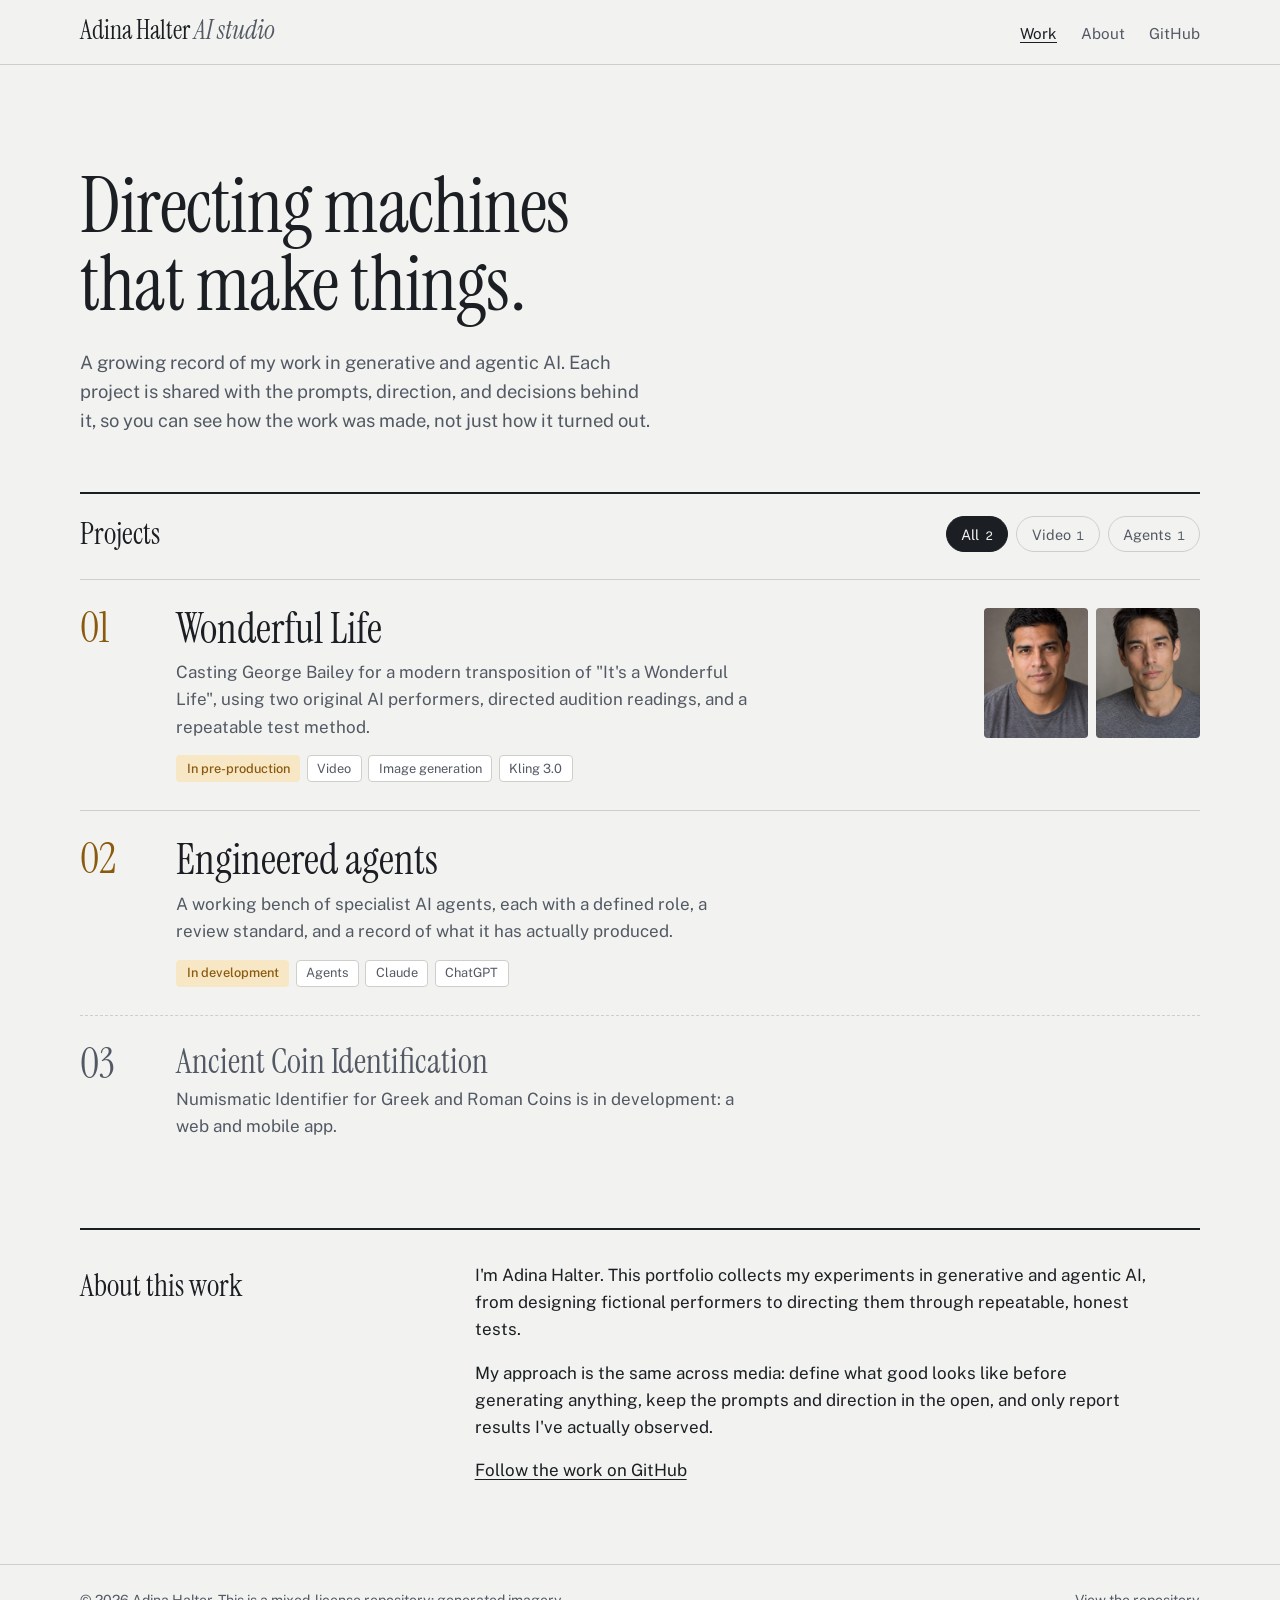
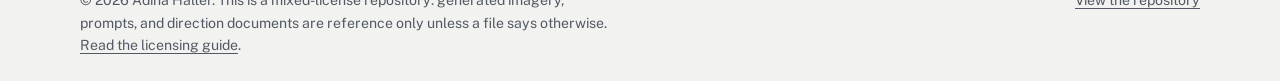
<file: index.html>
<!DOCTYPE html>
<html lang="en">
<head>
<meta charset="utf-8">
<meta name="viewport" content="width=device-width, initial-scale=1, viewport-fit=cover">
<title>Adina Halter — Generative and agentic AI</title>
<meta name="description" content="A growing portfolio of generative and agentic AI work by Adina Halter, shared with the prompts, direction, and decisions behind each project.">
<meta name="color-scheme" content="light dark">
<link rel="icon" href="favicon.ico" sizes="32x32">
<link rel="icon" href="favicon.svg" type="image/svg+xml">
<link rel="apple-touch-icon" href="apple-touch-icon.png">
<link rel="preload" href="fonts/public-sans-latin-wght-normal.woff2" as="font" type="font/woff2" crossorigin>
<link rel="preload" href="fonts/instrument-serif-latin-400-normal.woff2" as="font" type="font/woff2" crossorigin>
<link rel="stylesheet" href="css/styles.css">
<script src="js/main.js" defer></script>
</head>
<body>
<a class="skip" href="#main">Skip to content</a>
<header class="masthead">
  <div class="wrap">
    <a class="brand" href="#/">Adina Halter <span>AI studio</span></a>
    <nav aria-label="Primary">
      <a href="#/" data-nav="work">Work</a>
      <a href="#/about" data-nav="about">About</a>
      <a href="https://github.com/haltersweb/generative-agentic-ai">GitHub</a>
    </nav>
  </div>
</header>

<main id="main" tabindex="-1"></main>
<p class="sr-only" aria-live="polite" id="filter-status"></p>

<footer>
  <div class="wrap">
    <p>&copy; <span id="year">2026</span> Adina Halter. This is a mixed-license repository: generated imagery, prompts, and direction documents are reference only unless a file says otherwise. <a href="https://github.com/haltersweb/generative-agentic-ai/blob/master/README-LICENSING-SECTION.md">Read the licensing guide</a>.</p>
    <p><a href="https://github.com/haltersweb/generative-agentic-ai">View the repository</a></p>
  </div>
</footer>

<dialog id="lightbox" aria-labelledby="lb-title">
  <button class="lb-close" id="lb-close" aria-label="Close">&times;</button>
  <div class="lb">
    <div class="lb-img" id="lb-img"></div>
    <div class="lb-body">
      <h2 id="lb-title"></h2>
      <p id="lb-desc"></p>
      <h3>Image prompt, condensed</h3>
      <p id="lb-prompt"></p>
      <h3>Status</h3>
      <p id="lb-status"></p>
    </div>
  </div>
</dialog>

</body>
</html>
</file>
<file: css/styles.css>
/* Self-hosted fonts (SIL OFL 1.1, licences in /fonts). Latin covers all current
   content; Latin Extended downloads only if a page uses one of its characters.
   Public Sans is one variable file serving the 400, 500 and 600 weights. */
@font-face {
  font-family: "Instrument Serif";
  font-style: normal;
  font-weight: 400;
  font-display: swap;
  src: url("../fonts/instrument-serif-latin-400-normal.woff2") format("woff2");
  unicode-range: U+0000-00FF, U+0131, U+0152-0153, U+02BB-02BC, U+02C6, U+02DA, U+02DC, U+0304, U+0308, U+0329, U+2000-206F, U+20AC, U+2122, U+2191, U+2193, U+2212, U+2215, U+FEFF, U+FFFD;
}
@font-face {
  font-family: "Instrument Serif";
  font-style: normal;
  font-weight: 400;
  font-display: swap;
  src: url("../fonts/instrument-serif-latin-ext-400-normal.woff2") format("woff2");
  unicode-range: U+0100-02BA, U+02BD-02C5, U+02C7-02CC, U+02CE-02D7, U+02DD-02FF, U+0304, U+0308, U+0329, U+1D00-1DBF, U+1E00-1E9F, U+1EF2-1EFF, U+2020, U+20A0-20AB, U+20AD-20C0, U+2113, U+2C60-2C7F, U+A720-A7FF;
}
@font-face {
  font-family: "Instrument Serif";
  font-style: italic;
  font-weight: 400;
  font-display: swap;
  src: url("../fonts/instrument-serif-latin-400-italic.woff2") format("woff2");
  unicode-range: U+0000-00FF, U+0131, U+0152-0153, U+02BB-02BC, U+02C6, U+02DA, U+02DC, U+0304, U+0308, U+0329, U+2000-206F, U+20AC, U+2122, U+2191, U+2193, U+2212, U+2215, U+FEFF, U+FFFD;
}
@font-face {
  font-family: "Instrument Serif";
  font-style: italic;
  font-weight: 400;
  font-display: swap;
  src: url("../fonts/instrument-serif-latin-ext-400-italic.woff2") format("woff2");
  unicode-range: U+0100-02BA, U+02BD-02C5, U+02C7-02CC, U+02CE-02D7, U+02DD-02FF, U+0304, U+0308, U+0329, U+1D00-1DBF, U+1E00-1E9F, U+1EF2-1EFF, U+2020, U+20A0-20AB, U+20AD-20C0, U+2113, U+2C60-2C7F, U+A720-A7FF;
}
@font-face {
  font-family: "Public Sans";
  font-style: normal;
  font-weight: 100 900;
  font-display: swap;
  src: url("../fonts/public-sans-latin-wght-normal.woff2") format("woff2");
  unicode-range: U+0000-00FF, U+0131, U+0152-0153, U+02BB-02BC, U+02C6, U+02DA, U+02DC, U+0304, U+0308, U+0329, U+2000-206F, U+20AC, U+2122, U+2191, U+2193, U+2212, U+2215, U+FEFF, U+FFFD;
}
@font-face {
  font-family: "Public Sans";
  font-style: normal;
  font-weight: 100 900;
  font-display: swap;
  src: url("../fonts/public-sans-latin-ext-wght-normal.woff2") format("woff2");
  unicode-range: U+0100-02BA, U+02BD-02C5, U+02C7-02CC, U+02CE-02D7, U+02DD-02FF, U+0304, U+0308, U+0329, U+1D00-1DBF, U+1E00-1E9F, U+1EF2-1EFF, U+2020, U+20A0-20AB, U+20AD-20C0, U+2113, U+2C60-2C7F, U+A720-A7FF;
}

:root {
  --paper: #F2F3F0;
  --paper-raised: #FFFFFF;
  --ink: #1B1E23;
  --graphite: #535964;
  --rule: #CDD0CA;
  --rule-strong: #1B1E23;
  --lamp: #E8B04B;
  --lamp-text: #8A5A0E;
  --lamp-wash: #F7E7C4;
  --night: #121A2B;
  --night-raised: #1C2640;
  --night-rule: #33405E;
  --snow: #EEF1F6;
  --snow-dim: #A9B3C6;
  --focus: #2F5BD3;
  --serif: "Instrument Serif", "Iowan Old Style", Georgia, serif;
  --sans: "Public Sans", "Segoe UI", system-ui, -apple-system, sans-serif;
  --measure: 68ch;
  box-sizing: border-box;
  padding-top: env(safe-area-inset-top, 0px);
  padding-bottom: env(safe-area-inset-bottom, 0px);
}
@media (prefers-color-scheme: dark) {
  :root {
    --paper: #15171B;
    --paper-raised: #1E2126;
    --ink: #ECEDEA;
    --graphite: #A3A8B1;
    --rule: #33373E;
    --rule-strong: #ECEDEA;
    --lamp-text: #F0C06A;
    --lamp-wash: #3A2C12;
    --night: #0B1120;
    --night-raised: #152036;
    --focus: #8AA8FF;
  }
}
/* The night surfaces stay dark in both themes, so they need the light focus colour in both */
.screen, dialog { --focus: #8AA8FF; }
*, *::before, *::after { box-sizing: inherit; }
html { scroll-padding-top: env(safe-area-inset-top, 0px); -webkit-text-size-adjust: 100%; }
body {
  margin: 0;
  background: var(--paper);
  color: var(--ink);
  font-family: var(--sans);
  font-size: 1.0625rem;
  line-height: 1.6;
}
img { max-width: 100%; display: block; }
a { color: inherit; text-decoration-thickness: 1px; text-underline-offset: 3px; }
a:hover { text-decoration-thickness: 2px; }
:focus-visible { outline: 3px solid var(--focus); outline-offset: 3px; border-radius: 2px; }
[tabindex="-1"]:focus { outline: none; }
button { font: inherit; color: inherit; cursor: pointer; }
.sr-only { position: absolute; width: 1px; height: 1px; overflow: hidden; clip: rect(0 0 0 0); white-space: nowrap; }
.skip { position: absolute; left: 1rem; top: -4rem; background: var(--ink); color: var(--paper); padding: .6rem 1rem; z-index: 10; }
.skip:focus { top: 1rem; }

.wrap { width: min(1120px, 100% - 2.5rem); margin-inline: auto; }

/* Masthead */
.masthead { border-bottom: 1px solid var(--rule); }
.masthead .wrap { display: flex; justify-content: space-between; align-items: baseline; gap: 1rem; padding-block: 1.1rem; flex-wrap: wrap; }
.brand { font-family: var(--serif); font-size: 1.6rem; line-height: 1; text-decoration: none; }
.brand span { color: var(--graphite); font-style: italic; }
.masthead nav { display: flex; gap: 1.5rem; font-size: .95rem; }
.masthead nav a { text-decoration: none; color: var(--graphite); }
.masthead nav a:hover, .masthead nav a[aria-current="page"] { color: var(--ink); text-decoration: underline; }

/* Index view */
.intro { padding-block: clamp(3rem, 8vw, 6.5rem) clamp(2rem, 5vw, 3.5rem); display: grid; grid-template-columns: minmax(0, 1fr); gap: 1.5rem; }
.intro h1 {
  font-family: var(--serif); font-weight: 400;
  font-size: clamp(2.6rem, 1.6rem + 4vw, 5.25rem); line-height: 1.02; letter-spacing: -0.01em;
  margin: 0; max-width: 16ch;
}
.intro p { margin: 0; max-width: 52ch; color: var(--graphite); font-size: 1.15rem; }

.toolbar { display: flex; justify-content: space-between; align-items: center; gap: 1rem; flex-wrap: wrap; border-top: 2px solid var(--rule-strong); padding-top: 1rem; }
.toolbar h2 { font-family: var(--serif); font-weight: 400; font-size: 1.9rem; margin: 0; }
.filters { display: flex; flex-wrap: wrap; gap: .5rem; }
.chip {
  border: 1px solid var(--rule); background: transparent; border-radius: 999px;
  padding: .35rem .9rem; font-size: .9rem; color: var(--graphite);
}
.chip:hover { border-color: var(--ink); color: var(--ink); }
.chip[aria-pressed="true"] { background: var(--ink); border-color: var(--ink); color: var(--paper); }
.chip .count { margin-left: .35rem; font-size: .82em; font-variant-numeric: tabular-nums; }

.entries { list-style: none; margin: 1.25rem 0 0; padding: 0; }
.entry { border-top: 1px solid var(--rule); }
.entry-row {
  position: relative;
  display: grid; grid-template-columns: 4.5rem minmax(0, 1fr) 15rem; gap: 1.5rem;
  padding: 1.75rem 0; align-items: start;
}
.entry-link { text-decoration: none; }
.entry-link::after { content: ""; position: absolute; inset: 0; }
.entry-link:focus-visible { outline: none; }
.entry-link:focus-visible::after { outline: 3px solid var(--focus); outline-offset: 4px; border-radius: 4px; }
.entry-num { font-family: var(--serif); font-size: 2.6rem; line-height: 1; color: var(--lamp-text); }
.entry h3 { overflow-wrap: break-word; hyphens: auto; font-family: var(--serif); font-weight: 400; font-size: clamp(1.9rem, 1.5rem + 1.5vw, 2.6rem); line-height: 1.05; margin: 0 0 .5rem; }
.entry-row:hover h3 { text-decoration: underline; text-decoration-thickness: 2px; text-underline-offset: 5px; }
.entry p { margin: 0; max-width: 58ch; color: var(--graphite); }
.tags { display: flex; flex-wrap: wrap; gap: .4rem; margin-top: .9rem; }
.tag { font-size: .8rem; padding: .15rem .6rem; border-radius: 4px; background: var(--paper-raised); border: 1px solid var(--rule); color: var(--graphite); }
.tag.status { background: var(--lamp-wash); border-color: transparent; color: var(--lamp-text); font-weight: 500; }
.entry-thumbs { display: flex; gap: .5rem; justify-content: flex-end; }
.entry-thumbs .thumb { width: 6.5rem; aspect-ratio: 4 / 5; border-radius: 4px; overflow: hidden; background: var(--night); }
.entry-thumbs img { width: 100%; height: 100%; object-fit: cover; }
.entry-open { grid-column: 2; font-size: .95rem; font-weight: 500; }

.entry.upcoming { border-top-style: dashed; }
.upcoming-inner { display: grid; grid-template-columns: 4.5rem minmax(0, 1fr); gap: 1.5rem; padding: 1.75rem 0 2.5rem; color: var(--graphite); }
.upcoming-inner .entry-num { color: var(--graphite); }
.upcoming-inner h3 { font-family: var(--serif); font-weight: 400; font-size: clamp(1.6rem, 1.2rem + 1.4vw, 2.1rem); line-height: 1.05; margin: 0 0 .4rem; color: var(--graphite); overflow-wrap: anywhere; }
.upcoming-inner p { margin: 0; }
.empty { padding: 2.5rem 0; color: var(--graphite); border-top: 1px solid var(--rule); }

.about { border-top: 2px solid var(--rule-strong); margin-top: 3rem; padding-block: 2rem 4rem; display: grid; grid-template-columns: minmax(0, 1fr) minmax(0, 2fr); gap: 2rem; }
.about h2 { font-family: var(--serif); font-weight: 400; font-size: 1.9rem; margin: 0; }
.about p { margin: 0 0 1rem; max-width: var(--measure); }

/* Project view */
.screen { background: var(--night); color: var(--snow); position: relative; overflow: hidden; }
.screen::before {
  content: ""; position: absolute; inset: 0; pointer-events: none;
  background-image: radial-gradient(circle at 20% 30%, rgba(255,255,255,.55) 0 1px, transparent 1.5px),
                    radial-gradient(circle at 70% 60%, rgba(255,255,255,.4) 0 1px, transparent 1.5px),
                    radial-gradient(circle at 45% 80%, rgba(255,255,255,.3) 0 1px, transparent 1.5px);
  background-size: 180px 180px, 240px 240px, 310px 310px;
  /* .3 keeps all hero text at 4.5:1 or better even where it sits on a star dot */
  opacity: .3;
}
@media (prefers-reduced-motion: no-preference) {
  .screen::before { animation: snow 4s ease-out 1 forwards; }
  @keyframes snow { to { background-position: 8px 24px, -6px 30px, 4px 36px; } }
}
.screen .wrap { position: relative; }
.back { display: inline-flex; gap: .4rem; align-items: center; margin-top: 1.5rem; color: var(--snow-dim); text-decoration: none; font-size: .95rem; }
.back:hover { color: var(--snow); text-decoration: underline; }
.premiere { padding-block: clamp(2.5rem, 7vw, 5.5rem) clamp(2.5rem, 6vw, 4.5rem); max-width: 50rem; }
.premiere .status-line { color: var(--lamp); font-size: .95rem; margin: 0 0 1rem; }
.premiere h1 { font-family: var(--serif); font-weight: 400; font-size: clamp(3.5rem, 2rem + 8vw, 8.5rem); line-height: .92; margin: 0 0 1.25rem; letter-spacing: -0.015em; overflow-wrap: break-word; hyphens: auto; }
.premiere .logline { font-family: var(--serif); font-style: italic; font-size: clamp(1.35rem, 1.1rem + 1vw, 1.8rem); line-height: 1.3; margin: 0 0 1.25rem; max-width: 34ch; }
.premiere p { color: var(--snow-dim); max-width: 60ch; margin: 0; }
.actions { display: flex; flex-wrap: wrap; gap: .75rem; margin-top: 2rem; }
.btn { display: inline-flex; align-items: center; gap: .5rem; padding: .7rem 1.2rem; border-radius: 6px; text-decoration: none; font-weight: 500; font-size: .98rem; border: 1px solid transparent; }
.btn.primary { background: var(--lamp); color: #2A1B02; }
.btn.primary:hover { background: #F2C46C; text-decoration: none; }
.btn.ghost { border-color: var(--night-rule); color: var(--snow); }
.btn.ghost:hover { border-color: var(--snow-dim); text-decoration: none; }

.cast { padding-bottom: clamp(3rem, 7vw, 5rem); }
/* Above 820px the heading shrink-wraps to its text and the intro paragraph
   sits directly beside it; below that they stack. No space-between, so the
   paragraph starts next to the heading instead of being pushed right. */
.cast-head { display: flex; justify-content: flex-start; align-items: baseline; flex-wrap: nowrap; gap: .5rem 1.5rem; border-top: 1px solid var(--night-rule); padding-top: 1.25rem; margin-bottom: 1.5rem; }
.cast-head h2 { flex: 0 0 auto; white-space: nowrap; font-family: var(--serif); font-weight: 400; font-size: 2rem; margin: 0; }
.cast-head p { flex: 1 1 auto; margin: 0; color: var(--snow-dim); font-size: .95rem; }
.performers { display: grid; grid-template-columns: repeat(auto-fit, minmax(min(100%, 20rem), 1fr)); gap: 1.5rem; }
.performer { background: var(--night-raised); border-radius: 10px; overflow: hidden; display: grid; grid-template-columns: 11rem minmax(0, 1fr); }
.performer-photo { background: #0A0F1B; border: 0; padding: 0; position: relative; min-height: 14rem; }
.performer-photo img { width: 100%; height: 100%; object-fit: cover; }
.performer-photo .enlarge { position: absolute; right: .5rem; bottom: .5rem; background: rgba(10,15,27,.8); color: var(--snow); font-size: .75rem; padding: .2rem .5rem; border-radius: 4px; }
.initials { width: 100%; height: 100%; display: grid; place-items: center; font-family: var(--serif); font-size: 3rem; color: var(--snow-dim); }
.performer-body { padding: 1.25rem 1.25rem 1.4rem; }
.performer-body h3 { font-family: var(--serif); font-weight: 400; font-size: 1.75rem; margin: 0; line-height: 1.1; }
.performer-body .desc { color: var(--snow-dim); font-size: .92rem; margin: .5rem 0 1rem; }
.performer-body .pf-label { margin: 0 0 .3rem; font-size: .85rem; color: var(--snow-dim); }
.performer-body .pf-objective { margin: 0; padding-left: .9rem; border-left: 2px solid var(--lamp); font-family: var(--serif); font-size: 1.15rem; line-height: 1.35; }
.performer-body .voice { font-size: .85rem; color: var(--snow-dim); margin: 1rem 0 0; }
.lock { display: inline-block; margin-top: .9rem; font-size: .78rem; padding: .15rem .55rem; border-radius: 4px; background: #3A2C12; color: var(--lamp); }

/* Paper sections inside a project */
.section { padding-block: clamp(3rem, 7vw, 5rem) 0; }
.section-head { display: grid; grid-template-columns: minmax(0, 1fr) minmax(0, 2fr); gap: 2rem; border-top: 2px solid var(--rule-strong); padding-top: 1.25rem; margin-bottom: 2rem; }
.section-head h2 { font-family: var(--serif); font-weight: 400; font-size: clamp(1.9rem, 1.5rem + 1.5vw, 2.5rem); line-height: 1.05; margin: 0; }
.section-head p { margin: 0; color: var(--graphite); max-width: var(--measure); }

.tests { display: grid; gap: 2.5rem; }
.test { display: grid; grid-template-columns: minmax(0, 1fr) minmax(0, 2fr); gap: 2rem; }
.test h3 { font-family: var(--serif); font-weight: 400; font-size: 1.6rem; margin: 0 0 .5rem; line-height: 1.1; }
.test-meta { color: var(--graphite); font-size: .92rem; }
.test-meta p { margin: 0 0 .75rem; }
.test-meta strong { color: var(--ink); font-weight: 600; }
.reading { background: var(--paper-raised); border: 1px solid var(--rule); border-radius: 10px; overflow: hidden; }
.switch { display: flex; border-bottom: 1px solid var(--rule); }
.switch button { flex: 1; background: transparent; border: 0; padding: .9rem 1rem; font-weight: 500; color: var(--graphite); border-bottom: 3px solid transparent; }
.switch button[aria-selected="true"] { color: var(--ink); border-bottom-color: var(--lamp-text); font-weight: 600; }
.switch button:hover { color: var(--ink); }
.panel { padding: 1.25rem 1.4rem 1.5rem; }
.panel:focus-visible { outline-offset: -3px; }
.panel .panel-label { margin: 0 0 .3rem; font-size: .85rem; color: var(--graphite); }
.panel .objective { font-family: var(--serif); font-size: 1.3rem; line-height: 1.3; margin: 0 0 1.25rem; }
.beats { list-style: none; margin: 0; padding: 0; }
.beats li { display: grid; grid-template-columns: 5.5rem minmax(0, 1fr); gap: 1rem; padding: .7rem 0; border-top: 1px solid var(--rule); font-size: .97rem; }
.beats .time { color: var(--lamp-text); font-variant-numeric: tabular-nums; font-weight: 500; }
.panel .watch { margin: 1rem 0 0; font-size: .92rem; color: var(--graphite); }
.panel .watch strong { color: var(--ink); }

.pipeline { list-style: none; margin: 0; padding: 0; display: grid; grid-template-columns: repeat(auto-fit, minmax(min(100%, 12rem), 1fr)); gap: 0; border: 1px solid var(--rule); border-radius: 10px; overflow: hidden; background: var(--paper-raised); }
.pipeline li { padding: 1.2rem 1.25rem; border-right: 1px solid var(--rule); position: relative; }
.pipeline li:last-child { border-right: 0; }
.pipeline .state { display: inline-flex; align-items: center; gap: .4rem; font-size: .82rem; font-weight: 500; margin-bottom: .5rem; }
.pipeline .dot { width: .6rem; height: .6rem; border-radius: 50%; border: 2px solid currentColor; }
.pipeline .done .state { color: var(--graphite); }
.pipeline .done .dot { background: currentColor; }
.pipeline .current .state { color: var(--lamp-text); }
.pipeline .current .dot { background: var(--lamp); border-color: var(--lamp); }
.pipeline .next .state { color: var(--graphite); }
.pipeline h3 { font-size: 1rem; font-weight: 600; margin: 0 0 .25rem; }
.pipeline p { margin: 0; font-size: .9rem; color: var(--graphite); }

.files { list-style: none; margin: 0; padding: 0; border-top: 1px solid var(--rule); }
.files li { border-bottom: 1px solid var(--rule); position: relative; display: grid; grid-template-columns: minmax(0, 1fr) auto; gap: 1rem; padding: 1rem 0; align-items: baseline; }
.file-link { text-decoration: none; }
.file-link::after { content: ""; position: absolute; inset: 0; }
.file-link:focus-visible { outline: none; }
.file-link:focus-visible::after { outline: 3px solid var(--focus); outline-offset: 2px; border-radius: 4px; }
.files li:hover .file-name { text-decoration: underline; }
.file-name { font-weight: 500; }
.file-desc { display: block; margin-bottom: 0; color: var(--graphite); font-size: .92rem; margin-top: .15rem; }
.file-type { font-size: .8rem; color: var(--graphite); border: 1px solid var(--rule); border-radius: 4px; padding: .1rem .5rem; white-space: nowrap; }

.note { margin-top: 2rem; padding: 1.1rem 1.25rem; border-left: 3px solid var(--lamp); background: var(--paper-raised); color: var(--graphite); font-size: .95rem; max-width: var(--measure); }
.note strong { color: var(--ink); }

.pager { display: flex; justify-content: space-between; gap: 1rem; flex-wrap: wrap; border-top: 1px solid var(--rule); margin-top: clamp(3rem, 7vw, 5rem); padding-block: 1.5rem 3rem; }
.pager a { text-decoration: none; }
.pager small { display: block; color: var(--graphite); font-size: .85rem; }
.pager span { font-family: var(--serif); font-size: 1.5rem; }
.pager a:hover span { text-decoration: underline; }

/* Concept links: on the dark cast cards and under the comparison */
.performer-body .concept-link { display: block; margin-top: 1rem; font-weight: 500; color: var(--snow); }
.performer-body .concept-link + .lock { margin-top: .75rem; }
.compare-links { list-style: none; margin: 1.25rem 0 0; padding: 0; display: flex; flex-wrap: wrap; gap: .5rem 2rem; }
.compare-links a { font-weight: 500; }

/* Audition media on the cast cards */
.audition-link { margin: .75rem 0 0; font-weight: 500; }
.audition-link a { color: var(--snow); }
.made-with { display: block; font-weight: 400; font-size: .82rem; color: var(--snow-dim); margin-top: .15rem; }
.audition-pending { margin: .75rem 0 0; font-size: .9rem; color: var(--snow-dim); }

.rendered-note { color: var(--graphite); }
.made-with-light { color: var(--graphite); }
.reel { margin: 0 0 1.5rem; }
.reel video { width: 100%; max-width: 30rem; aspect-ratio: 1 / 1; background: #0A0F1B; border-radius: 8px; display: block; }
.reel figcaption { max-width: 30rem; }
.reel-meta { margin: .6rem 0 .3rem; font-size: .85rem; color: var(--graphite); }
.reel-links { margin: 0; display: flex; flex-wrap: wrap; gap: .3rem 1.25rem; font-size: .92rem; font-weight: 500; }
.beats-head { font-size: .95rem; font-weight: 600; margin: 1.6rem 0 .4rem; }
.beats-head-note { font-weight: 400; color: var(--graphite); }
.audition-pending-light { color: var(--graphite); }

/* Agent roster */
.roster { list-style: none; margin: 0; padding: 0; display: grid; grid-template-columns: repeat(auto-fit, minmax(min(100%, 22rem), 1fr)); gap: 1.25rem; }
.agent { background: var(--paper-raised); border: 1px solid var(--rule); border-radius: 10px; padding: 1.25rem 1.4rem 1.4rem; display: flex; flex-direction: column; }
.agent-head { display: flex; justify-content: space-between; align-items: baseline; gap: .75rem 1rem; flex-wrap: wrap; }
.agent-head h3 { font-family: var(--serif); font-weight: 400; font-size: 1.75rem; line-height: 1.1; margin: 0; overflow-wrap: break-word; }
.stage { font-size: .78rem; font-weight: 500; padding: .15rem .6rem; border-radius: 4px; white-space: nowrap; background: var(--paper); border: 1px solid var(--rule); color: var(--graphite); }
.stage-in-use { background: var(--lamp-wash); border-color: transparent; color: var(--lamp-text); }
.agent-role { margin: .35rem 0 0; font-size: .92rem; font-weight: 600; color: var(--lamp-text); }
.agent-does { margin: .9rem 0 0; color: var(--ink); }
.agent-meta { margin: 1.1rem 0 0; border-top: 1px solid var(--rule); }
.agent-meta div { display: grid; grid-template-columns: 6rem minmax(0, 1fr); gap: 1rem; padding: .7rem 0 0; }
.agent-meta dt { font-size: .85rem; color: var(--graphite); }
.agent-meta dd { margin: 0; font-size: .92rem; }
.agent-flags { display: flex; flex-wrap: wrap; gap: .4rem; margin: 1.1rem 0 0; }
.flag { font-size: .8rem; padding: .15rem .6rem; border-radius: 4px; background: var(--paper); border: 1px solid var(--rule); color: var(--graphite); }
.agent-meta + .agent-flags { margin-top: .9rem; }
.roster-section .note { margin-top: 1.5rem; }

/* Compare the candidates */
.compare-table { width: 100%; border-collapse: collapse; table-layout: fixed; }
.compare-table .corner { width: 22%; }
.compare-table thead th { text-align: left; vertical-align: bottom; font-weight: 400; padding: 0 1rem .9rem 0; }
.cmp-thumb { display: block; width: 3.5rem; aspect-ratio: 4 / 5; border-radius: 4px; overflow: hidden; background: var(--night); margin-bottom: .6rem; }
.cmp-thumb img { width: 100%; height: 100%; object-fit: cover; }
.cmp-name { display: block; font-family: var(--serif); font-size: 1.6rem; line-height: 1.1; }
.cmp-headline { display: block; font-family: var(--serif); font-style: italic; font-size: 1.1rem; line-height: 1.3; color: var(--graphite); margin-top: .2rem; }
.compare-table tbody th, .compare-table tbody td { border-top: 1px solid var(--rule); padding: .9rem 1rem .9rem 0; vertical-align: top; text-align: left; }
.compare-table tbody tr:first-child > * { border-top: 2px solid var(--rule-strong); }
.compare-table tbody th { font-weight: 600; font-size: .92rem; color: var(--graphite); }
.compare-table tbody td { font-size: .98rem; }

/* Performer dossier */
.dossier-head { display: grid; grid-template-columns: minmax(0, 17rem) minmax(0, 1fr); gap: clamp(1.5rem, 4vw, 3rem); align-items: end; padding-block: clamp(2rem, 5vw, 3.5rem) clamp(2.5rem, 6vw, 4rem); }
.dossier-photo { margin: 0; }
.dossier-photo img { width: 100%; aspect-ratio: 4 / 5; object-fit: cover; border-radius: 8px; background: #0A0F1B; }
.dossier-photo .initials { aspect-ratio: 4 / 5; background: #0A0F1B; border-radius: 8px; }
.dossier-photo figcaption { margin-top: .75rem; font-size: .85rem; line-height: 1.5; color: var(--snow-dim); }
.dossier .status-line { color: var(--lamp); font-size: .95rem; margin: 0 0 .75rem; }
.dossier h1 { font-family: var(--serif); font-weight: 400; font-size: clamp(3rem, 2rem + 5vw, 5.5rem); line-height: .95; margin: 0 0 1rem; overflow-wrap: break-word; hyphens: auto; }
.dossier-headline { font-family: var(--serif); font-style: italic; font-size: clamp(1.35rem, 1.1rem + 1vw, 1.8rem); line-height: 1.25; margin: 0 0 .6rem; max-width: 30ch; }
.dossier-want { margin: 0; color: var(--snow-dim); max-width: 50ch; }
.facts { display: grid; grid-template-columns: repeat(auto-fit, minmax(min(100%, 11rem), 1fr)); gap: 1rem 1.5rem; margin: 2rem 0 0; }
.facts div { border-top: 1px solid var(--night-rule); padding-top: .6rem; }
.facts dt { font-size: .85rem; color: var(--snow-dim); }
.facts dd { margin: .15rem 0 0; font-size: .95rem; }
.concept-group { display: grid; grid-template-columns: minmax(0, 1fr) minmax(0, 2fr); gap: 2rem; }
.concept-group h2 { font-family: var(--serif); font-weight: 400; font-size: clamp(1.9rem, 1.5rem + 1.5vw, 2.5rem); line-height: 1.05; margin: 0; border-top: 2px solid var(--rule-strong); padding-top: 1.25rem; }
.concept-fields { margin: 0; border-top: 2px solid var(--rule-strong); }
.concept-fields div { padding: 1.1rem 0 1.2rem; border-top: 1px solid var(--rule); }
.concept-fields div:first-child { border-top: 0; }
.concept-fields dt { font-size: .92rem; font-weight: 600; color: var(--graphite); margin-bottom: .3rem; }
.concept-fields dd { margin: 0; max-width: var(--measure); }

footer { border-top: 1px solid var(--rule); color: var(--graphite); font-size: .88rem; }
footer .wrap { padding-block: 1.5rem; display: flex; justify-content: space-between; gap: 1rem; flex-wrap: wrap; }
footer p { margin: 0; max-width: 60ch; }

/* Lightbox */
dialog { border: 0; padding: 0; background: var(--night); color: var(--snow); border-radius: 10px; max-width: min(56rem, 94vw); width: 100%; max-height: calc(100dvh - 2rem); overflow: auto; overscroll-behavior: contain; }
dialog::backdrop { background: rgba(6, 9, 16, .78); }
.lb { display: grid; grid-template-columns: minmax(0, 1fr) minmax(0, 1.1fr); }
.lb-img { background: #0A0F1B; min-height: 20rem; position: sticky; top: 0; align-self: start; }
.lb-img img { width: 100%; height: 100%; object-fit: contain; max-height: 80vh; }
/* The dialog is the only scroller at every size; a nested scroller is hard to reach by keyboard */
.lb-body { padding: 1.5rem 1.5rem 1.75rem; }
.lb-body h2 { font-family: var(--serif); font-weight: 400; font-size: 2rem; margin: 0 2.5rem .75rem 0; }
.lb-body h3 { font-size: .95rem; font-weight: 600; margin: 1.25rem 0 .4rem; }
.lb-body p { margin: 0; color: var(--snow-dim); font-size: .95rem; }
/* Sticky so Close stays in view while the dialog scrolls. Floated with a margin box of zero height
   (.75rem + 2.4rem - 3.15rem) so it takes no layout space. */
.lb-close { position: sticky; top: .75rem; float: right; margin: .75rem .75rem -3.15rem 0; z-index: 2; background: var(--night-raised); border: 1px solid var(--night-rule); color: var(--snow); border-radius: 6px; width: 2.4rem; height: 2.4rem; font-size: 1.3rem; line-height: 1; }

@media (max-width: 820px) {
  .entry-row { grid-template-columns: 3rem minmax(0, 1fr); }
  .entry-thumbs { grid-column: 2; justify-content: flex-start; }
  .entry-num { font-size: 2rem; }
  .upcoming-inner { grid-template-columns: 3rem minmax(0, 1fr); }
  .about, .section-head, .test { grid-template-columns: minmax(0, 1fr); gap: 1rem; }
  .lb { grid-template-columns: minmax(0, 1fr); }
  .lb-img img { max-height: 50vh; }
}
@media (max-width: 480px) {
  .performer { grid-template-columns: minmax(0, 1fr); }
  .performer-photo { aspect-ratio: 4 / 5; }
  .beats li { grid-template-columns: minmax(0, 1fr); gap: .15rem; }
  .masthead nav { gap: 1rem; }
}
@media (max-width: 820px), (max-height: 520px) {
  /* Stacked or short: the image scrolls away normally instead of covering the text */
  .lb-img { min-height: 0; position: static; }
}
@media (forced-colors: active) {
  .chip[aria-pressed="true"],
  .switch button[aria-selected="true"] { forced-color-adjust: none; background: Highlight; color: HighlightText; border-color: Highlight; }
  .switch button { border-bottom-color: Canvas; }
  .entry-link:focus-visible::after { outline-color: Highlight; }
}
@media (prefers-reduced-motion: no-preference) {
  .view-enter { animation: enter .45s ease-out; }
  @keyframes enter { from { opacity: 0; transform: translateY(8px); } to { opacity: 1; transform: none; } }
}

@media (max-width: 820px) {
  .concept-group { grid-template-columns: minmax(0, 1fr); gap: 0; }
  .concept-group h2 { padding-bottom: 1rem; }
  .concept-fields { border-top: 1px solid var(--rule); }
  .dossier-head { grid-template-columns: minmax(0, 12rem) minmax(0, 1fr); }
}
@media (max-width: 640px) {
  /* The comparison keeps both performers side by side; each row label moves above its pair */
  .compare-table, .compare-table thead, .compare-table tbody { display: block; }
  .compare-table tr { display: grid; grid-template-columns: minmax(0, 1fr) minmax(0, 1fr); column-gap: 1rem; }
  .compare-table .corner { display: none; }
  .compare-table tbody th { grid-column: 1 / -1; padding: .9rem 0 .35rem; }
  .compare-table tbody td { border-top: 0; padding: 0 0 .9rem; font-size: .92rem; }
  .compare-table tbody tr:first-child > td { border-top: 0; }
  .compare-table thead th { padding-right: 0; }
  .cmp-name { font-size: 1.3rem; }
  .cmp-headline { font-size: 1rem; }
  .dossier-head { grid-template-columns: minmax(0, 1fr); align-items: start; }
  .dossier-photo { max-width: 14rem; }
}

@media (max-width: 820px) {
  .cast-head { flex-wrap: wrap; }
  .cast-head h2 { white-space: normal; flex-basis: 100%; }
  .cast-head p { flex-basis: 100%; }
}
</file>
